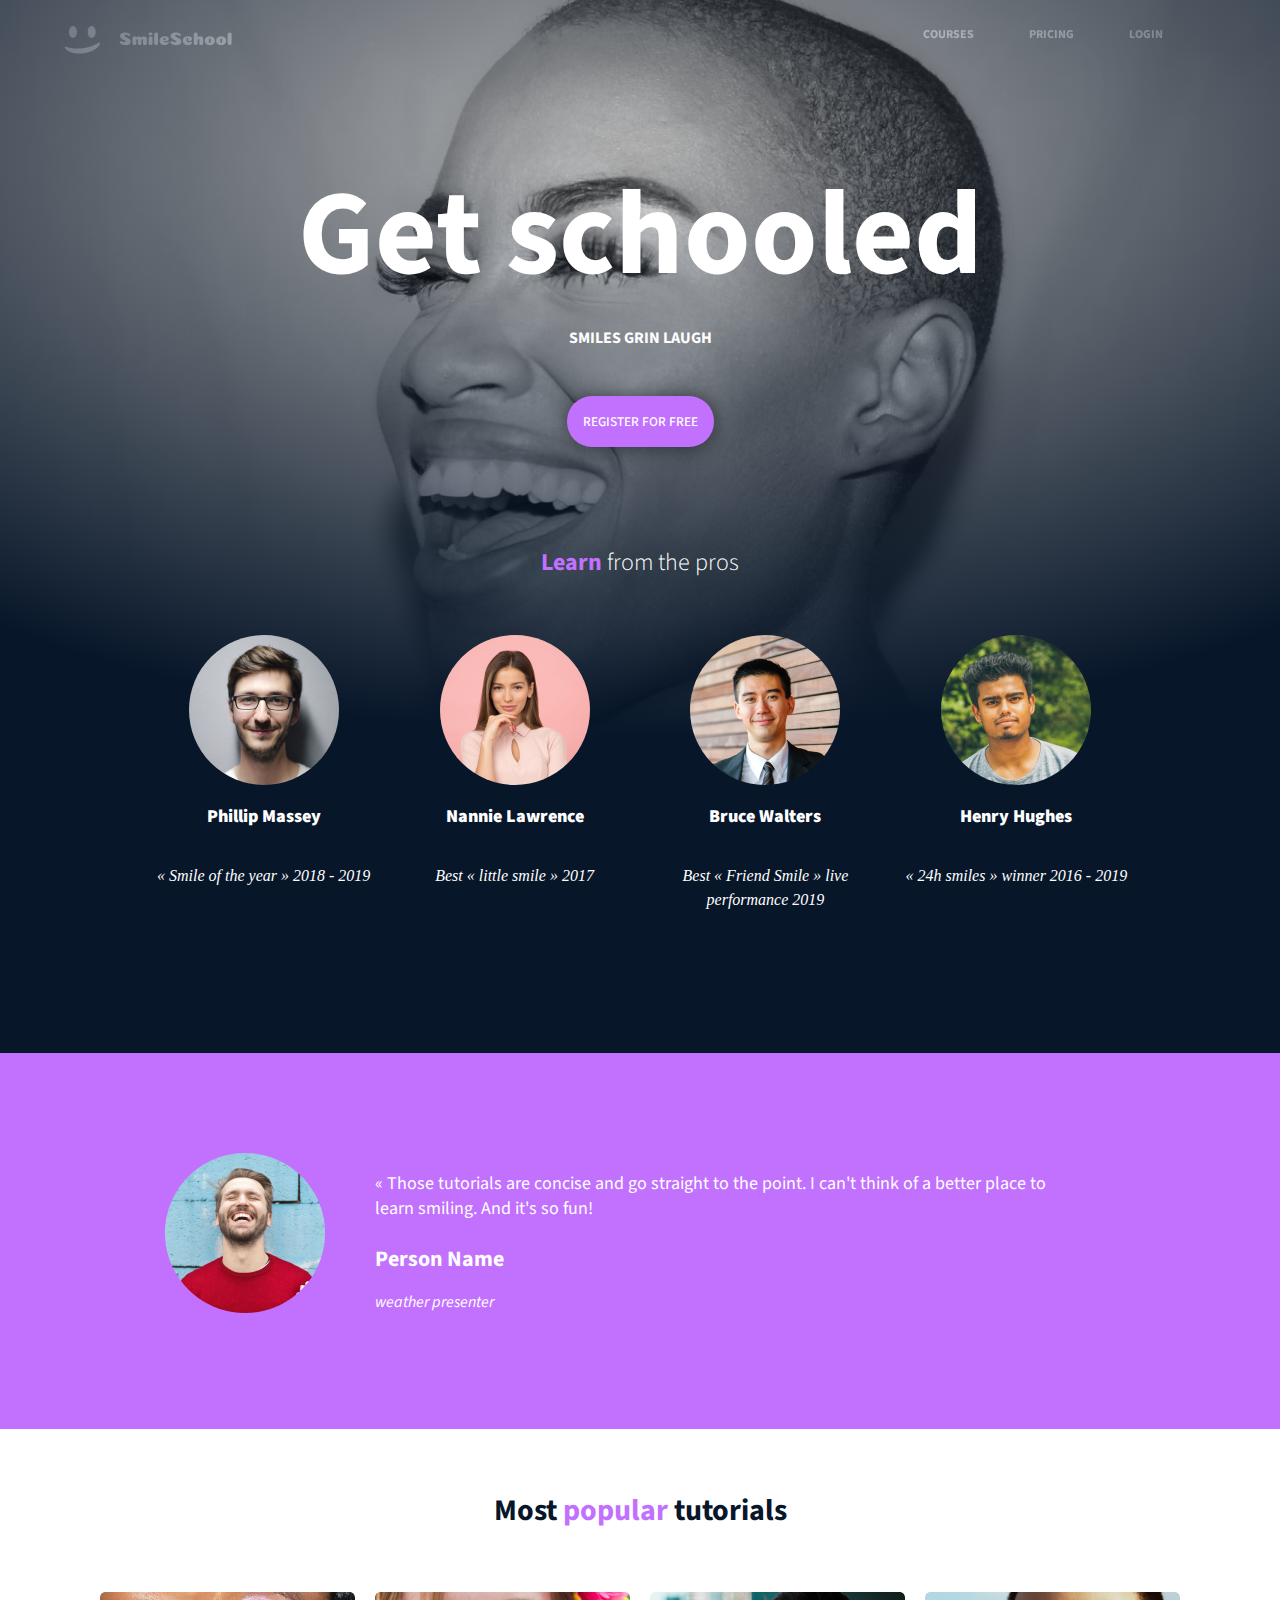
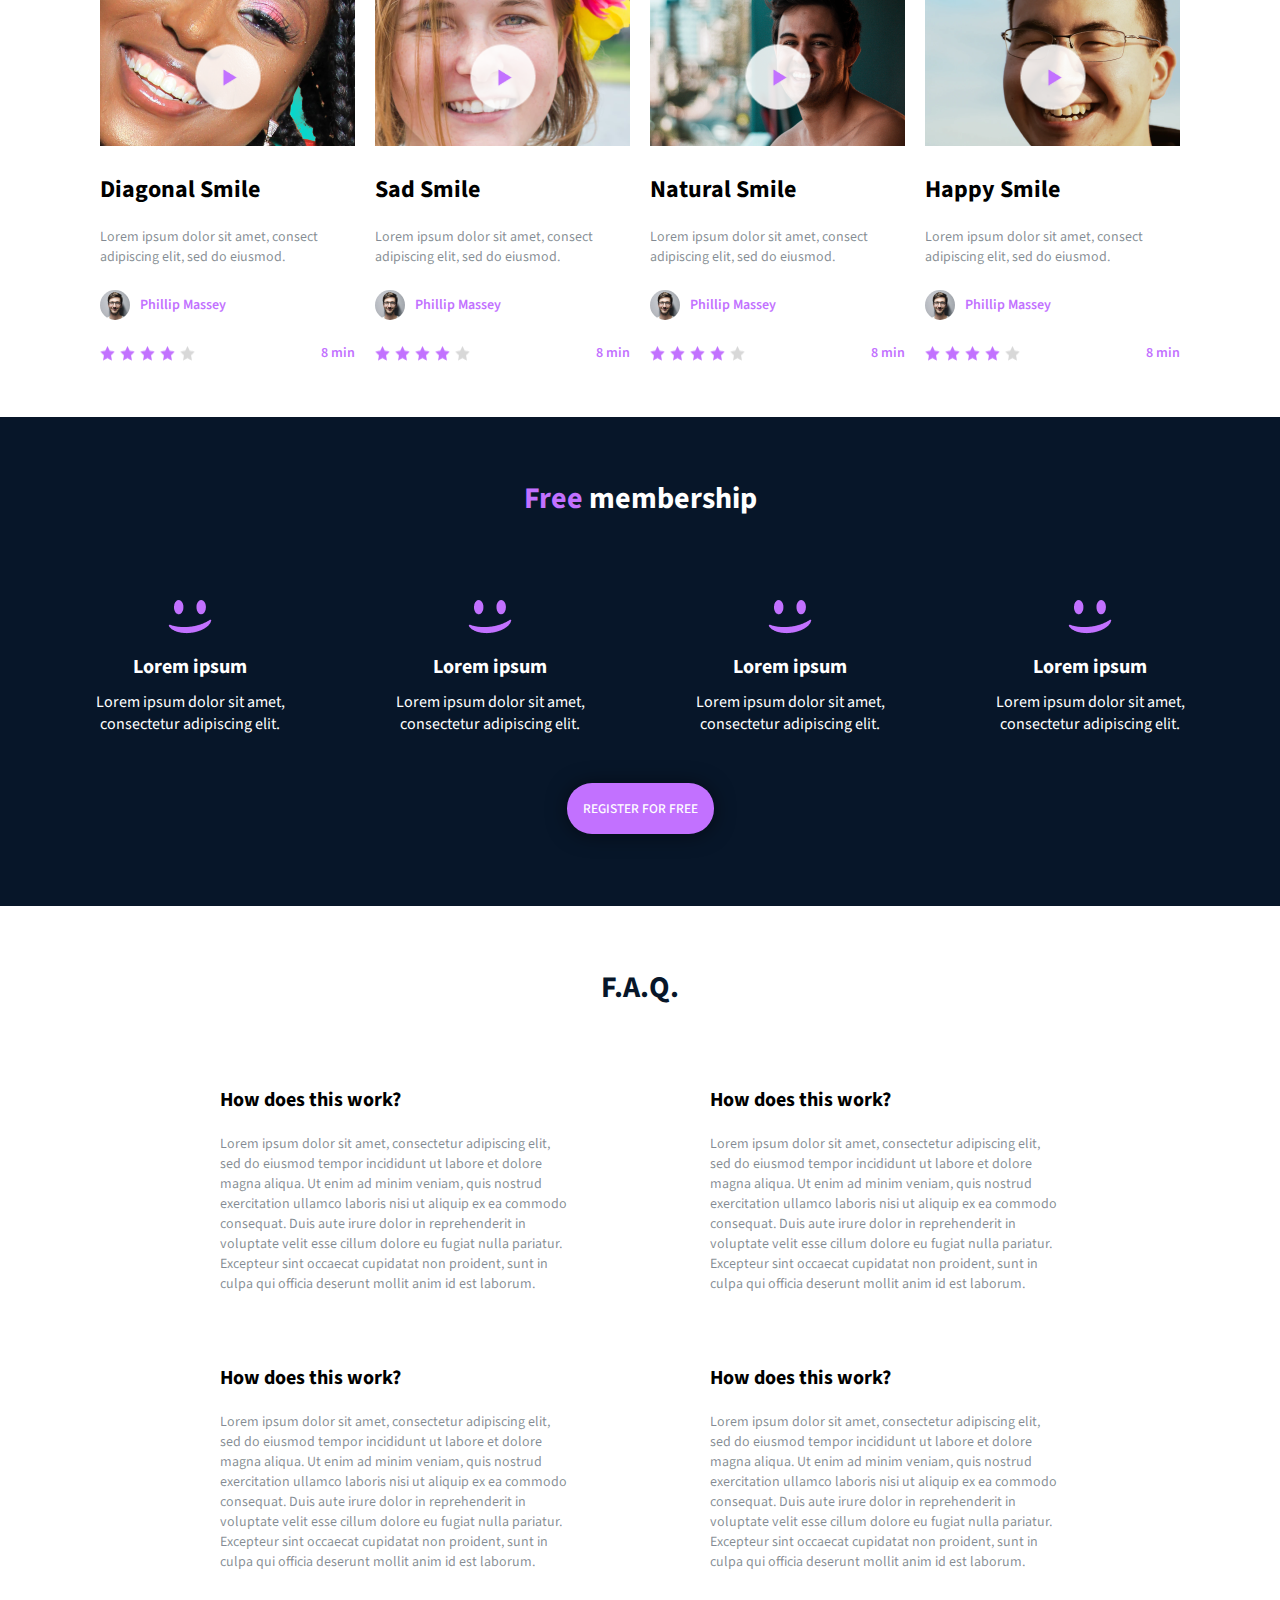
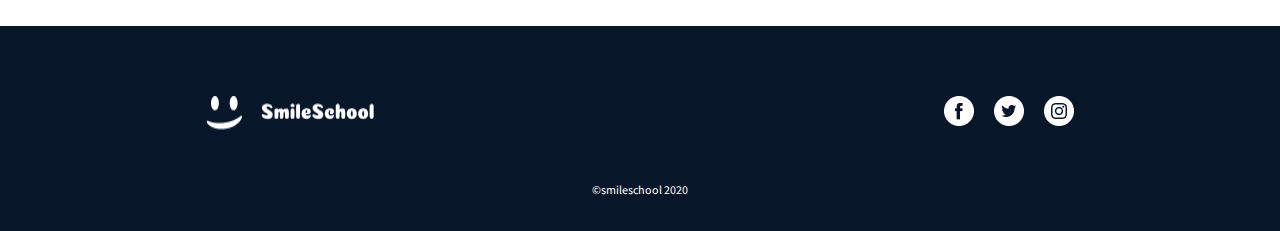
<file: css_advanced/index.html>
<!DOCTYPE html>
<html lang="en">

<head>
    <meta charset="UTF-8">
    <meta name="viewport" content="width=device-width, initial-scale=1.0">
    <title>Smile School Homepage</title>
    <link rel="preconnect" href="https://fonts.googleapis.com">
    <link rel="preconnect" href="https://fonts.gstatic.com" crossorigin>
    <link href="https://fonts.googleapis.com/css2?family=Source+Sans+3:wght@400;500&display=swap" rel="stylesheet">
    <link rel="stylesheet" href="styles.css">
</head>

<body>
    <header>
        <div>
            <a href="index.html">
                <img src="./images/logo.png" class="logo" alt="smile logo">
            </a>
        </div>
        <div class="nav-links">
            <a href="courses.html">COURSES</a>
            <a href="pricing.html">PRICING</a>
            <a href="login.html">LOGIN</a>
        </div>
    </header>
    <main>
        <!-- banner section -->
        <section class="banner">
            <div class="banner__learn">
                <h1>Get schooled</h1>
                <p>SMILES GRIN LAUGH</p>
                <button>REGISTER FOR FREE</button>
            </div>
            <div class="banner__courses">
                <h2><span class="dcolor">Learn</span> from the pros</h2>
                <div class="banner__courses__cards__container">
                    <div class="banner__courses__card">
                        <img src="./images/philip.png" alt="profile">
                        <h3>Phillip Massey</h3>
                        <p>« Smile of the year » 2018 - 2019</p>
                    </div>
                    <div class="banner__courses__card">
                        <img src="./images/nannie.png" alt="profile">
                        <h3>Nannie Lawrence</h3>
                        <p>Best « little smile » 2017</p>
                    </div>
                    <div class="banner__courses__card">
                        <img src="./images/bruce.png" alt="profile">
                        <h3>Bruce Walters</h3>
                        <p>Best « Friend Smile » live performance 2019</p>
                    </div>
                    <div class="banner__courses__card">
                        <img src="./images/henry.png" alt="profile">
                        <h3>Henry Hughes</h3>
                        <p>« 24h smiles » winner 2016 - 2019</p>
                    </div>
                </div>
            </div>
        </section>
        <!-- quote section -->
        <section class="quotes">
            <div class="quotes__inner">
                <img src="./images/avatar.png" alt="avatar">
                <div>
                    <blockquote>« Those tutorials are concise and go straight to the point. I can't think of a better
                        place to
                        learn smiling. And it's
                        so fun!</blockquote>
                    <p class="names">Person Name</p>
                    <p class="presenter">weather presenter</p>
                </div>
            </div>
        </section>
        <!-- videos section -->
        <section class="videos">
            <h1>Most <span class="dcolor">popular</span> tutorials</h1>
            <div class="videos__inner">
                <div>
                    <div class="preview">
                        <img src="./images/preview_diag.png" alt="Preview" class="preview__image">
                        <img src="./images/play.png" alt="play" class="play__button">
                    </div>
                    <h2>Diagonal Smile</h2>
                    <p>Lorem ipsum dolor sit amet, consect adipiscing elit, sed do eiusmod.</p>
                    <div class="profile">
                        <img src="./images/philip_sm.png" alt="profile">
                        <h3>Phillip Massey</h3>
                    </div>
                    <div class="ratings">
                        <!-- star ratings -->
                        <div>
                            <img src="./images/Star_1.png" alt="Star">
                            <img src="./images/Star_1.png" alt="Star">
                            <img src="./images/Star_1.png" alt="Star">
                            <img src="./images/Star_1.png" alt="Star">
                            <img src="./images/Star_5.png" alt="Star">
                        </div>
                        <p>8 min</p>
                    </div>
                </div>

                <div>
                    <div class="preview">
                        <img src="./images/preview_sad.png" alt="Preview" class="preview__image">
                        <img src="./images/play.png" alt="play" class="play__button">
                    </div>
                    <h2>Sad Smile</h2>
                    <p>Lorem ipsum dolor sit amet, consect adipiscing elit, sed do eiusmod.</p>
                    <div class="profile">
                        <img src="./images/philip_sm.png" alt="profile">
                        <h3>Phillip Massey</h3>
                    </div>
                    <div class="ratings">
                        <!-- star ratings -->
                        <div>
                            <img src="./images/Star_1.png" alt="Star">
                            <img src="./images/Star_1.png" alt="Star">
                            <img src="./images/Star_1.png" alt="Star">
                            <img src="./images/Star_1.png" alt="Star">
                            <img src="./images/Star_5.png" alt="Star">
                        </div>
                        <p>8 min</p>
                    </div>
                </div>


                <div>
                    <div class="preview">
                        <img src="./images/preview_nat.png" alt="Preview" class="preview__image">
                        <img src="./images/play.png" alt="play" class="play__button">
                    </div>
                    <h2>Natural Smile</h2>
                    <p>Lorem ipsum dolor sit amet, consect adipiscing elit, sed do eiusmod.</p>
                    <div class="profile">
                        <img src="./images/philip_sm.png" alt="profile">
                        <h3>Phillip Massey</h3>
                    </div>
                    <div class="ratings">
                        <!-- star ratings -->
                        <div>
                            <img src="./images/Star_1.png" alt="Star">
                            <img src="./images/Star_1.png" alt="Star">
                            <img src="./images/Star_1.png" alt="Star">
                            <img src="./images/Star_1.png" alt="Star">
                            <img src="./images/Star_5.png" alt="Star">
                        </div>
                        <p>8 min</p>
                    </div>
                </div>


                <div>
                    <div class="preview">
                        <img src="./images/preview_hap.png" alt="Preview" class="preview__image">
                        <img src="./images/play.png" alt="play" class="play__button">
                    </div>
                    <h2>Happy Smile</h2>
                    <p>Lorem ipsum dolor sit amet, consect adipiscing elit, sed do eiusmod.</p>
                    <div class="profile">
                        <img src="./images/philip_sm.png" alt="profile">
                        <h3>Phillip Massey</h3>
                    </div>
                    <div class="ratings">
                        <!-- star ratings -->
                        <div>
                            <img src="./images/Star_1.png" alt="Star">
                            <img src="./images/Star_1.png" alt="Star">
                            <img src="./images/Star_1.png" alt="Star">
                            <img src="./images/Star_1.png" alt="Star">
                            <img src="./images/Star_5.png" alt="Star">
                        </div>
                        <p>8 min</p>
                    </div>
                </div>
            </div>
        </section>
        <!-- membership section -->
        <section class="membership">
            <h1><span class="active">Free</span> membership</h1>
            <div class="row">
                <div>
                    <img src="./images/smile.png" alt="teacher1">
                    <h2>Lorem ipsum</h2>
                    <p>Lorem ipsum dolor sit amet, consectetur adipiscing elit.</p>
                </div>

                <div>
                    <img src="./images/smile.png" alt="smile">
                    <h2>Lorem ipsum</h2>
                    <p>Lorem ipsum dolor sit amet, consectetur adipiscing elit.</p>
                </div>

                <div>
                    <img src="./images/smile.png" alt="smile">
                    <h2>Lorem ipsum</h2>
                    <p>Lorem ipsum dolor sit amet, consectetur adipiscing elit.</p>
                </div>

                <div>
                    <img src="./images/smile.png" alt="smile">
                    <h2>Lorem ipsum</h2>
                    <p>Lorem ipsum dolor sit amet, consectetur adipiscing elit.</p>
                </div>
            </div>
            <button>REGISTER FOR FREE</button>
        </section>
        <!-- FAQ section -->
        <section class="faq">
            <h1>F.A.Q.</h1>
            <div class="faq__inner">
                <div>
                    <div>
                        <h2>How does this work?</h2>
                        <p>Lorem ipsum dolor sit amet, consectetur adipiscing elit, sed do eiusmod tempor incididunt ut
                            labore et dolore
                            magna
                            aliqua. Ut enim ad minim veniam, quis nostrud exercitation ullamco laboris nisi ut aliquip
                            ex ea commodo
                            consequat. Duis
                            aute irure dolor in reprehenderit in voluptate velit esse cillum dolore eu fugiat nulla
                            pariatur. Excepteur sint
                            occaecat cupidatat non proident, sunt in culpa qui officia deserunt mollit anim id est
                            laborum.</p>
                    </div>
                    <div>
                        <h2>How does this work?</h2>
                        <p>Lorem ipsum dolor sit amet, consectetur adipiscing elit, sed do eiusmod tempor incididunt ut
                            labore et dolore
                            magna
                            aliqua. Ut enim ad minim veniam, quis nostrud exercitation ullamco laboris nisi ut aliquip
                            ex ea commodo
                            consequat. Duis
                            aute irure dolor in reprehenderit in voluptate velit esse cillum dolore eu fugiat nulla
                            pariatur. Excepteur sint
                            occaecat cupidatat non proident, sunt in culpa qui officia deserunt mollit anim id est
                            laborum.</p>
                    </div>
                </div>
                <div>
                    <div>
                        <h2>How does this work?</h2>
                        <p>Lorem ipsum dolor sit amet, consectetur adipiscing elit, sed do eiusmod tempor incididunt ut
                            labore et dolore
                            magna
                            aliqua. Ut enim ad minim veniam, quis nostrud exercitation ullamco laboris nisi ut aliquip
                            ex ea commodo
                            consequat. Duis
                            aute irure dolor in reprehenderit in voluptate velit esse cillum dolore eu fugiat nulla
                            pariatur. Excepteur sint
                            occaecat cupidatat non proident, sunt in culpa qui officia deserunt mollit anim id est
                            laborum.</p>
                    </div>
                    <div>
                        <h2>How does this work?</h2>
                        <p>Lorem ipsum dolor sit amet, consectetur adipiscing elit, sed do eiusmod tempor incididunt ut
                            labore et dolore
                            magna
                            aliqua. Ut enim ad minim veniam, quis nostrud exercitation ullamco laboris nisi ut aliquip
                            ex ea commodo
                            consequat. Duis
                            aute irure dolor in reprehenderit in voluptate velit esse cillum dolore eu fugiat nulla
                            pariatur. Excepteur sint
                            occaecat cupidatat non proident, sunt in culpa qui officia deserunt mollit anim id est
                            laborum.</p>
                    </div>
                </div>
            </div>
        </section>
    </main>
    <footer>
        <div class="footer__inner">
            <div>
                <img src="./images/logo.png" alt="logo">
                <div>
                    <!-- social image links -->
                    <a href="#"><img src="./images/Facebook.png" alt="Facebook"></a>
                    <a href="#"><img src="./images/Twitter.png" alt="Twitter"></a>
                    <a href="#"><img src="./images/Instagram.png" alt="Instagram"></a>
                </div>
            </div>
            <p>©smileschool 2020</p>
        </div>
    </footer>
</body>

</html>
</file>
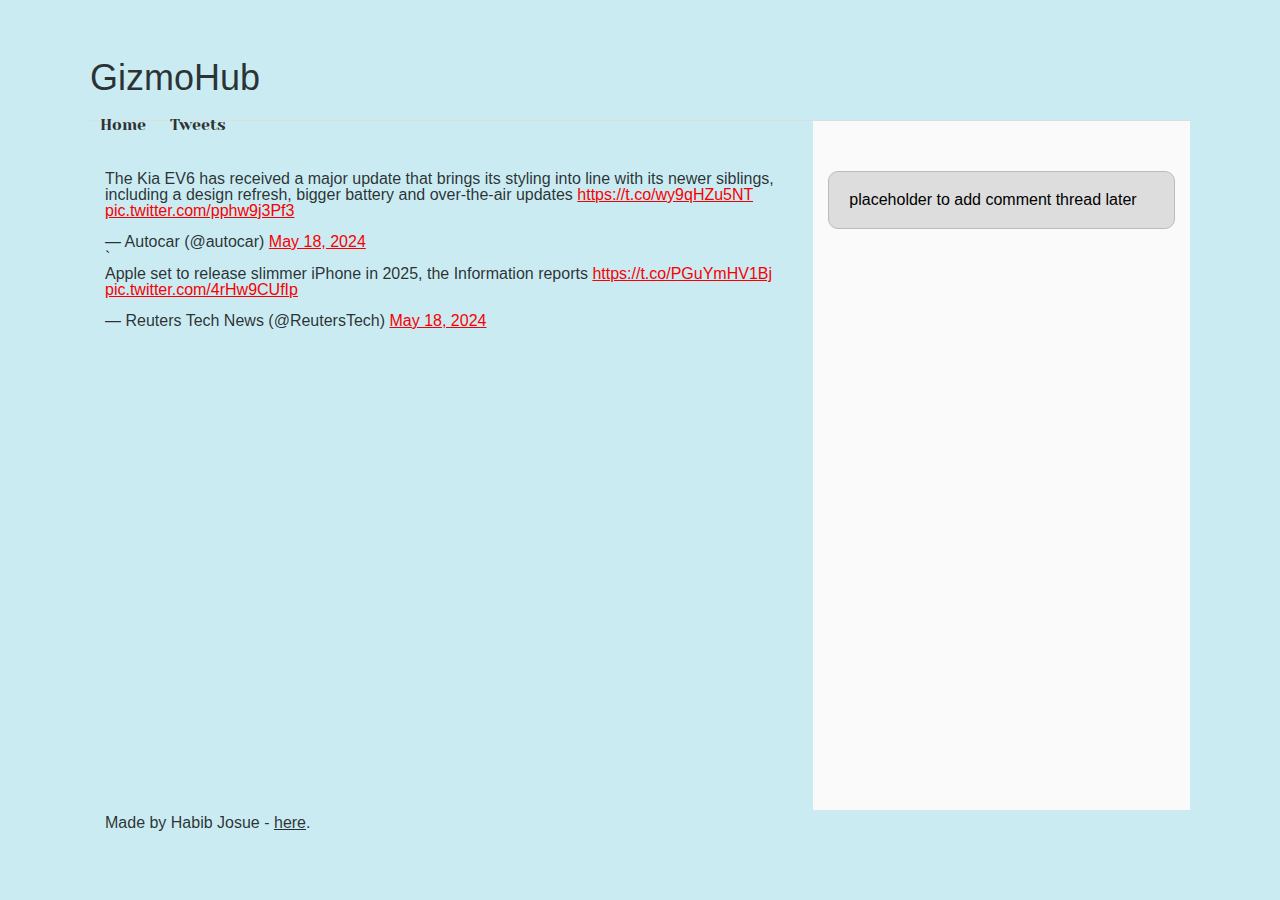
<file: css_basic/tweets.html>
<!DOCTYPE html>
<html lang="en">
<head>
    <meta charset="UTF-8">
    <meta name="viewport" content="width=device-width, initial-scale=1.0">
    <title>The Latest Tech Gadgets</title>
    <link href="base.css" rel="stylesheet">
    <link href="styles.css" rel="stylesheet">
</head>
<body>
    <header>
        <h1>GizmoHub</h1>
        <ul>
            <li><a href="index.html">Home</a></li>
            <li><a href="./tweets.html">Tweets</a></li>
        </ul>
    </header>
    <main>
        <article>
            <blockquote class="twitter-tweet">
                <p lang="en" dir="ltr">The Kia EV6 has received a major update that brings its styling into line with its
                    newer siblings, including a design refresh, bigger battery and over-the-air updates <a
                        href="https://t.co/wy9qHZu5NT">https://t.co/wy9qHZu5NT</a> <a
                        href="https://t.co/pphw9j3Pf3">pic.twitter.com/pphw9j3Pf3</a></p>&mdash; Autocar (@autocar) <a
                    href="https://twitter.com/autocar/status/1791846254302896527?ref_src=twsrc%5Etfw">May 18, 2024</a>
            </blockquote>
            <script async src="https://platform.twitter.com/widgets.js" charset="utf-8"></script>
            `
            <blockquote class="twitter-tweet">
                <p lang="en" dir="ltr">Apple set to release slimmer iPhone in 2025, the Information reports <a
                        href="https://t.co/PGuYmHV1Bj">https://t.co/PGuYmHV1Bj</a> <a
                        href="https://t.co/4rHw9CUfIp">pic.twitter.com/4rHw9CUfIp</a></p>&mdash; Reuters Tech News
                (@ReutersTech) <a href="https://twitter.com/ReutersTech/status/1791652483078443341?ref_src=twsrc%5Etfw">May
                    18, 2024</a>
            </blockquote>
            <script async src="https://platform.twitter.com/widgets.js" charset="utf-8"></script>
        </article>
        <aside>
            <p>placeholder to add comment thread later</p>
        </aside>
    </main>
    <footer>
        <p>Made by Habib Josue - <a href="https://x.com/ahadijosue" target="_blank">here</a>.</p>
    </footer>
</body>
</html>
</file>
<file: css_advanced/styles.css>
* {
  font-family: 'Source Sans 3', sans-serif;
}


body {
    padding: 0;
    margin: 0;
    font-family: "Source Sans Pro";
    font-style: normal;
  }
  
  header {
    display: flex;
    flex-direction: row;
    flex: auto;
    background-image: url("./images/banner.png");
    background-repeat: no-repeat;
    background-size: cover;
    padding: 2% 5% 2% 5%;
    filter: grayscale(100%);
    position: absolute;
    left: -0.025%;
    right: -0.025%;
    top: 0%;
    justify-content: space-between;
    bottom: -26.48%;
    height: 100vh;
  }
  
  .nav-links {
    font-weight: 700;
    font-size: 12px;
  }
  
  .nav-links > a {
    font-weight: 700;
    font-size: 12px;
    line-height: 15px;
    color: #ffffff;
    padding-right: 53px;
    text-transform: uppercase;
    text-decoration: none;
  }
  
  .banner {
    left: 20%;
    right: 20%;
    display: flex;
    flex-direction: column;
    background: radial-gradient(
      85.9% 55.9% at 50% 14.1%,
      rgba(41, 48, 61, 0.0001) 0%,
      #071629 100%
    );
    color: white;
  }
  
  .banner__learn {
    display: flex;
    flex-direction: column;
    padding-top: 5rem;
  }
  
  .banner__learn > h1 {
    height: 151px;
    font-weight: 700;
    font-size: 120px;
    line-height: 151px;
    text-align: center;
    color: #ffffff;
    z-index: 20;
  }
  
  .banner__learn > p {
    height: 20px;
    position: relative;
    margin-top: -5%;
    text-align: center;
    font-weight: 700;
    font-size: 16px;
    line-height: 20px;
    color: #ffffff;
    display: flex;
    justify-content: space-around;
    margin-left: 38%;
    margin-right: 38%;
  }
  
  .banner__learn > button,
  .membership button {
    background: #c271ff;
    border-radius: 25px;
    border: none;
    padding: 0.7rem;
    color: white;
    font-weight: 500;
    box-shadow: 0px 1px 20px rgba(0, 0, 0, 0.5);
    position: relative;
    align-self: center;
    margin: 2rem;
    padding: 1rem;
    cursor: pointer;
  }
  
  .dcolor {
    color: #c271ff;
  }
  
  .banner__courses {
    padding: 1%;
    display: flex;
    flex-direction: column;
    z-index: 20;
  }
  
  .banner__courses > h2 {
    align-self: center;
    padding: 2rem;
    font-weight: 300;
    line-height: 40px;
  }
  
  .banner__courses .dcolor {
    font-weight: 700;
  }
  
  .banner__courses__cards__container {
    display: flex;
    flex-direction: row;
    justify-content: center;
  }
  
  .banner__courses__card {
    width: 20%;
    margin-bottom: 7rem;
    display: flex;
    flex-direction: column;
    justify-content: center;
    align-items: center;
  }
  
  .banner__courses__card > img {
    border-radius: 50%;
    max-width: 80%;
  }
  
  .banner__courses__card > h3 {
    font-style: normal;
    font-weight: 900;
    font-size: 18px;
    line-height: 27px;
    text-align: center;
    color: #ffffff;
  }
  
  .banner__courses__card > p {
    height: 48px;
    font-family: "Source Sans Pro";
    font-style: italic;
    font-weight: 400;
    font-size: 16px;
    line-height: 24px;
    text-align: center;
    color: #ffffff;
  }
  
  main {
    position: relative;
    display: flex;
    flex-direction: column;
    margin: 0;
  }
  
  .quotes {
    padding: 100px;
    background-color: #c271ff;
  }
  
  .quotes__inner {
    display: flex;
    flex-direction: row;
    justify-content: center;
  }
  
  .quotes__inner img {
    height: 160px;
    width: 160px;
  }
  
  .quotes__inner > div {
    margin-left: 50px;
    color: white;
  }
  
  .quotes__inner blockquote {
    max-width: 700px;
    font-size: 18px;
    margin-left: 0;
  }
  
  .quotes__inner .names {
    font-weight: 700;
    font-size: 22px;
    margin-bottom: 0;
  }
  
  .quotes__inner .presenter {
    font-style: italic;
  }
  
  .videos {
    background-color: white;
    padding: 40px;
  }
  
  .videos > h1 {
    font-size: 30px;
    font-weight: 700;
    text-align: center;
    color: #071629;
  }
  
  .videos__inner {
    display: flex;
    flex-direction: row;
    justify-content: space-between;
    padding-top: 40px;
    max-width: 90%;
    margin: auto;
  }
  
  .videos__inner > div {
    max-width: 255px;
  }
  
  .videos__inner .preview {
    position: relative;
  }
  
  .videos__inner > div > .preview img.preview__image {
    width: 100%;
    height: 154px;
    border-radius: 5px 5px 0px 0px;
    margin-bottom: 10px;
    object-fit: cover;
  }
  
  .videos__inner > div > .preview img.play__button {
    position: absolute;
    top: 50%;
    left: 50%;
    transform: translate(-50%, -50%);
    height: 65px;
    width: 65px;
    cursor: pointer;
  }
  
  .videos__inner > div > h2 {
    margin-top: 10px;
  }
  
  .videos__inner > div > p {
    color: #07162980;
    font-size: 14px;
  }
  
  .videos__inner .profile {
    display: flex;
    flex-direction: row;
    align-items: center;
  }
  
  .videos__inner .profile img {
    height: 30px;
    width: 30px;
    border-radius: 100%;
  }
  
  .videos__inner .profile h3 {
    margin-left: 10px;
    color: #c271ff;
    font-size: 14px;
    font-weight: 600;
  }
  
  .videos__inner .ratings {
    display: flex;
    flex-direction: row;
    justify-content: space-between;
    align-items: center;
  }
  
  .videos__inner .ratings > div {
    display: flex;
    flex-direction: row;
  }
  
  .videos__inner .ratings > div img {
    margin-right: 5px;
    height: 15px;
    width: 15px;
  }
  
  .videos__inner .ratings > p {
    color: #c271ff;
    font-size: 14px;
    font-weight: 600;
  }
  
  .membership {
    background-color: #071629;
    padding: 40px;
    display: flex;
    flex-direction: column;
    justify-content: center;
  }
  
  .membership > h1 {
    color: white;
    font-size: 30px;
    font-weight: 700;
    text-align: center;
  }
  
  .membership > h1 > span {
    color: #c271ff;
  }
  
  .membership .row {
    display: flex;
    flex-direction: row;
    justify-content: space-around;
    padding-top: 60px;
  }
  
  .membership .row > div {
    max-width: 220px;
    color: white;
    display: flex;
    flex-direction: column;
    align-items: center;
    justify-content: center;
  }
  
  .membership .row > div > h2 {
    font-size: 20px;
    font-weight: 700;
    margin-bottom: 0;
    margin-bottom: 10px;
    text-align: center;
  }
  
  .membership .row > div > p {
    font-size: 16px;
    font-weight: 400;
    margin-top: 0;
    text-align: center;
  }
  
  .faq {
    background-color: white;
    padding: 40px;
  }
  
  .faq > h1 {
    font-size: 30px;
    font-weight: 700;
    text-align: center;
    color: #071629;
  }
  
  .faq__inner > div {
    display: flex;
    flex-direction: row;
    justify-content: space-between;
    padding-top: 40px;
    max-width: 70%;
    margin: auto;
  }
  
  .faq__inner > div > div {
    max-width: 350px;
  }
  
  .faq__inner > div > div > h2 {
    font-size: 20px;
    font-weight: 700;
    margin-bottom: 0;
    margin-bottom: 20px;
    text-align: left;
  }
  
  .faq__inner > div > div > p {
    font-size: 14px;
    font-weight: 400;
    margin-top: 0;
    text-align: left;
    color: #07162980;
  }
  
  footer {
    background-color: #071629;
    padding: 20px;
  }
  
  .footer__inner > div {
    display: flex;
    flex-direction: row;
    justify-content: space-between;
    max-width: 70%;
    margin: auto;
    margin-top: 50px;
    margin-bottom: 50px;
  }
  
  .footer__inner > div > div {
    display: flex;
    flex-direction: row;
  }
  
  .footer__inner > div > div a {
    margin-left: 20px;
  }
  
  .footer__inner > p {
    text-align: center;
    font-size: 12px;
    color: white;
  }
  
  /* make the homepage responsive on mobile screens */
  
  @media only screen and (max-width: 600px) {
    header {
      background-size: 100% 100%;
      padding: 2% 5% 2% 5%;
    }
  
    .banner {
      left: 0;
      right: 0;
      margin-bottom: 0;
    }
  
    .banner__learn > h1 {
      font-size: 60px;
      line-height: 75px;
    }
  
    .banner__learn > p {
      font-size: 12px;
      line-height: 15px;
      margin-left: 20%;
      margin-right: 20%;
    }
  
    .banner__courses > h2 {
      font-size: 16px;
      line-height: 20px;
    }
  
    .banner__courses__card {
      width: 100%;
      margin-bottom: 2rem;
    }
  
    .banner__courses__card > h3 {
      font-size: 14px;
      line-height: 21px;
    }
  
    .banner__courses__card > p {
      font-size: 12px;
      line-height: 18px;
    }
  
    .quotes {
      padding: 40px;
    }
  
    .quotes__inner img {
      height: 80px;
      width: 80px;
    }
  
    .quotes__inner > div {
      margin-left: 20px;
    }
  
    .quotes__inner blockquote {
      font-size: 14px;
    }
  
    .quotes__inner .names {
      font-size: 16px;
    }
  
    .quotes__inner .presenter {
      font-size: 14px;
    }
  
    .videos {
      padding: 20px;
    }
  
    .videos > h1 {
      font-size: 20px;
    }
  
    .videos__inner {
      flex-direction: column;
    }
  
    .videos__inner > div {
      max-width: 100%;
      margin-bottom: 20px;
    }
  
    .videos__inner > div > .preview img.preview__image {
      height: 100px;
    }
  
    .videos__inner > div > .preview img.play__button {
      height: 40px;
      width: 40px;
    }
  
    .videos__inner > div > h2 {
      font-size: 16px;
    }
  
    .videos__inner > div > p {
      font-size: 12px;
    }
  
    .videos__inner .profile img {
      height: 20px;
      width: 20px;
    }
  
    .videos__inner .profile h3 {
      font-size: 12px;
    }
  
    .videos__inner .ratings > div img {
      height: 10px;
      width: 10px;
    }
  
    .videos__inner .ratings > p {
      font-size: 12px;
    }
  
    .membership {
      padding: 20px;
    }
  
    .membership > h1 {
      font-size: 20px;
    }
  
    .membership .row {
      flex-direction: column;
      padding-top: 40px;
    }
  
    .membership .row > div {
      max-width: 100%;
      margin-bottom: 20px;
    }
  
    .membership .row > div > h2 {
      font-size: 16px;
    }
  
    .membership .row > div > p {
      font-size: 12px;
    }
  
    .faq {
      padding: 20px;
    }
  
    .faq > h1 {
      font-size: 20px;
    }
  
    .faq__inner > div {
      flex-direction: column;
    }
  
    .faq__inner > div > div {
      max-width: 100%;
      margin-bottom: 20px;
    }
  
    .faq__inner > div > div > h2 {
      font-size: 16px;
    }
  
    .faq__inner > div > div > p {
      font-size: 12px;
    }
  
    footer {
      padding: 10px;
    }
  
    .footer__inner > div {
      flex-direction: column;
    }
  
    .footer__inner > div > div {
      margin: 20px auto;
    }
  
    .footer__inner > p {
      font-size: 10px;
    }
  
    .nav-links > a {
      padding-right: 20px;
    }
  
    .banner__learn > button,
    .membership button {
      padding: 0.5rem;
      margin: 1rem;
    }
  }
</file>
<file: css_basic/base.css>
/* Importing webfonts */
/* (If you're learning CSS, you should disregard that) */

@import url(https://fonts.googleapis.com/css?family=Yeseva+One);
@import url(https://fonts.googleapis.com/css?family=Josefin+Sans:400,700,700italic,400italic);


/* CSS reset rules */

html, body {
	height: 100%;
	min-height: 100%;
}
html, body, div, span, applet, object, iframe,
h1, h2, h3, h4, h5, h6, p, blockquote, pre,
a, abbr, acronym, address, big, cite, code,
del, dfn, img, ins, kbd, q, s, samp,
small, strike, sub, sup, tt, var,
b, u, i, center,
dl, dt, dd,
fieldset, form, label, legend,
table, caption, tbody, tfoot, thead, tr, th, td,
article, aside, canvas, details, embed, 
figure, figcaption, footer, header, hgroup, 
menu, nav, output, ruby, section, summary,
time, mark, audio, video {
	margin: 0;
	padding: 0;
	border: 0;
	font-size: 100%;
	font: inherit;
	vertical-align: baseline;
}
/* HTML5 display-role reset for older browsers */
article, aside, details, figcaption, figure, 
footer, header, hgroup, menu, nav, section {
	display: block;
}
body {
	line-height: 1;
}
blockquote, q {
	quotes: none;
}
blockquote:before, blockquote:after,
q:before, q:after {
	content: '';
	content: none;
}
table {
	border-collapse: collapse;
	border-spacing: 0;
}


/* Fonts and colors */

body {
	font-family: 'Josefin Sans', serif;
	color: rgba(0, 0, 0, 0.8);
}
h1, h2, h3, h4, h5, h6, header {
	font-family: 'Yeseva One', sans-serif;
}
header {
	border-bottom: 1px solid rgb(221,221,221);
	transition: border-bottom-color 1s ease;
}
header a {
	color: rgba(0, 0, 0, 0.8);
}
aside {
	background: #FAFAFA;
}
aside p {
	border: 1px solid #bbb;
	background: #ddd;
	color: black;
}
footer a {
	color: rgba(0, 0, 0, 0.8);
}
a {
	color: #F80002;
}


/* Positioning and margins */

@media (min-width: 1100px) {
	body {
		width: 1100px;
		margin: 0 auto;
	}
}

article {
	padding: 50px 15px;
}
article > *:first-child {
	margin-top: 0;
}
aside {
	padding: 50px 15px;
}
header .right {
	float: right;
	margin: 0 10px 15px;
}


/* Header */
header {
	padding: 20px 0;
	height: 80px;
}
header ul {
	list-style: none;
	margin: 0;
	padding: 0;
}
header li {
	display: inline;
	vertical-align:middle;
}
header li:first-child {
	margin: 0;
}
header li a {
	margin: 0 10px;
}
header li.logo {
	font-size: 36px;
}
header a {
	text-decoration: none;
}


/* Aside */

aside p {
	border-radius: 10px;
	padding: 20px 20px;
}


/* Footer */

footer {
	padding: 5px 15px;
	height: 80px;
}


/* Text styles and margins */

p {
	margin-bottom: 15px;
}
h1 {
	font-size: 36px;
	margin: 40px 0 20px;
}
h2 {
	font-size: 32px;
	margin: 30px 0 15px;
}
h3 {
	font-size: 28px;
	margin: 25px 0 10px;
}
h4 {
	font-size: 20px;
	font-weight: bold;
	margin: 20px 0 10px;
}
h5 {
	font-size: 18px;
	font-weight: bold;
	margin: 15px 0 10px;
}
h6 {
	font-weight: bold;
	margin: 5px 0;
}

@media (max-width: 800px) {
  body.works_on_smartphone {
  	display: block;
  }
  body.works_on_smartphone main {
  	display: block;
  }
  header .right {
  	float: none;
  }
}
</file>
<file: css_basic/styles.css>
body, main {
    display: flex;
    
}

body {
    flex-direction: column;
    background-color: #caebf2;
    font-family: 'Noto Sans', sans-serif;
}

h1, h2, h3 {
    font-family: Arial, Helvetica, sans-serif
}

main {
    flex-direction: row;
    flex: auto;
}

article {
    flex: 2;
    overflow-y: auto;
}

aside {
    flex: 1;
    overflow-y: auto;
}

hr {
    border: 0;
    height: 1px;
    background-image: linear-gradient(to right, rgba(0, 0, 0, 0), rgba(0, 0, 0, 0.75), rgba(0, 0, 0, 0));
}
</file>
